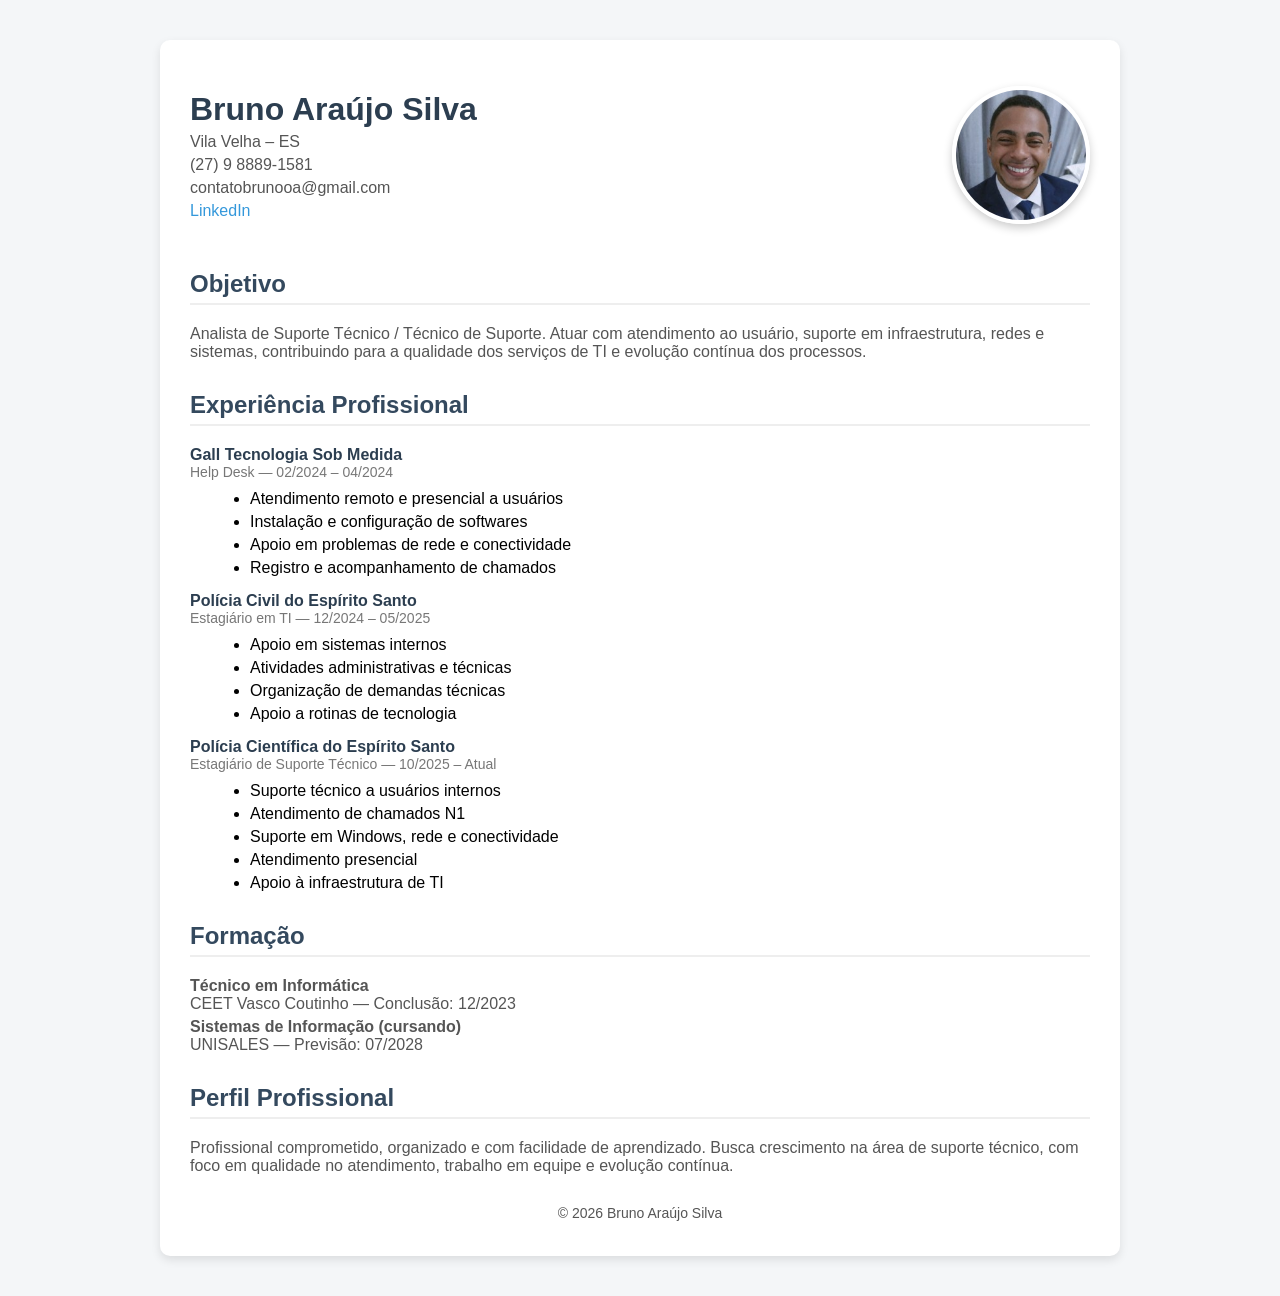
<file: atividades/atividade1/index.html>
<!DOCTYPE html>
<html lang="pt-br">
<head>
  <meta charset="UTF-8">
  <title>Currículo - Bruno Araújo Silva</title>

  <link rel="stylesheet" href="style.css">
</head>
<body>

  <div class="container">

    <!-- HEADER -->
    <header class="header">
      <div>
        <h1>Bruno Araújo Silva</h1>

        <div class="info">
          <p>Vila Velha – ES</p>
          <p>(27) 9 8889-1581</p>
          <p>contatobrunooa@gmail.com</p>
          <p>
            <a href="https://linkedin.com/in/bruno-araujo-79a735206" target="_blank">
              LinkedIn
            </a>
          </p>
        </div>
      </div>

      <img src="foto.jpg" alt="Foto de Bruno" class="foto">
    </header>

    <!-- OBJETIVO -->
    <section class="section">
      <h2>Objetivo</h2>
      <p>
        Analista de Suporte Técnico / Técnico de Suporte. Atuar com atendimento ao usuário,
        suporte em infraestrutura, redes e sistemas, contribuindo para a qualidade dos serviços
        de TI e evolução contínua dos processos.
      </p>
    </section>

    <!-- EXPERIÊNCIA -->
    <section class="section">
      <h2>Experiência Profissional</h2>

      <div class="job">
        <strong>Gall Tecnologia Sob Medida</strong>
        <span>Help Desk — 02/2024 – 04/2024</span>
        <ul>
          <li>Atendimento remoto e presencial a usuários</li>
          <li>Instalação e configuração de softwares</li>
          <li>Apoio em problemas de rede e conectividade</li>
          <li>Registro e acompanhamento de chamados</li>
        </ul>
      </div>

      <div class="job">
        <strong>Polícia Civil do Espírito Santo</strong>
        <span>Estagiário em TI — 12/2024 – 05/2025</span>
        <ul>
          <li>Apoio em sistemas internos</li>
          <li>Atividades administrativas e técnicas</li>
          <li>Organização de demandas técnicas</li>
          <li>Apoio a rotinas de tecnologia</li>
        </ul>
      </div>

      <div class="job">
        <strong>Polícia Científica do Espírito Santo</strong>
        <span>Estagiário de Suporte Técnico — 10/2025 – Atual</span>
        <ul>
          <li>Suporte técnico a usuários internos</li>
          <li>Atendimento de chamados N1</li>
          <li>Suporte em Windows, rede e conectividade</li>
          <li>Atendimento presencial</li>
          <li>Apoio à infraestrutura de TI</li>
        </ul>
      </div>

    </section>

    <!-- FORMAÇÃO -->
    <section class="section">
      <h2>Formação</h2>
      <p><strong>Técnico em Informática</strong><br>
      CEET Vasco Coutinho — Conclusão: 12/2023</p>

      <p><strong>Sistemas de Informação (cursando)</strong><br>
      UNISALES — Previsão: 07/2028</p>
    </section>

    <!-- PERFIL -->
    <section class="section">
      <h2>Perfil Profissional</h2>
      <p>
        Profissional comprometido, organizado e com facilidade de aprendizado.
        Busca crescimento na área de suporte técnico, com foco em qualidade no atendimento,
        trabalho em equipe e evolução contínua.
      </p>
    </section>

    <!-- FOOTER -->
    <footer class="footer">
      <p>© 2026 Bruno Araújo Silva</p>
    </footer>

  </div>

</body>
</html>
</file>
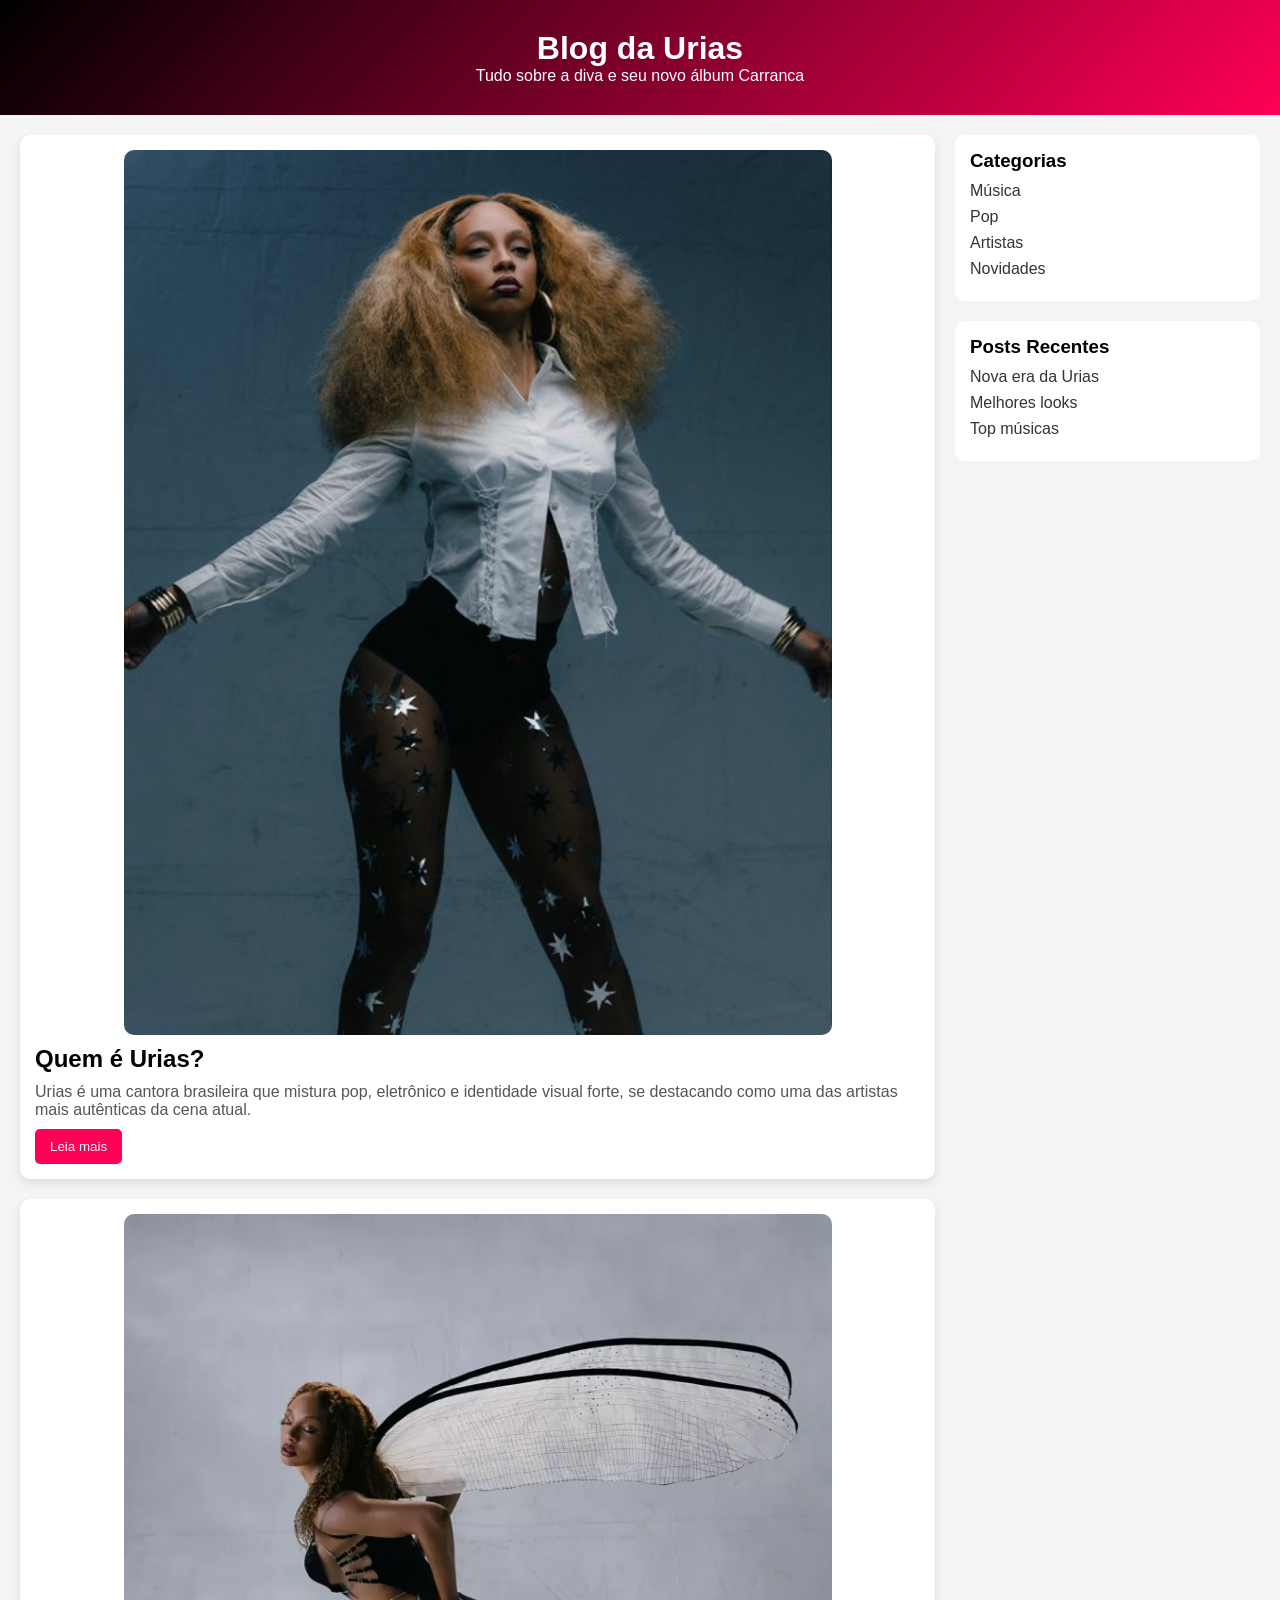
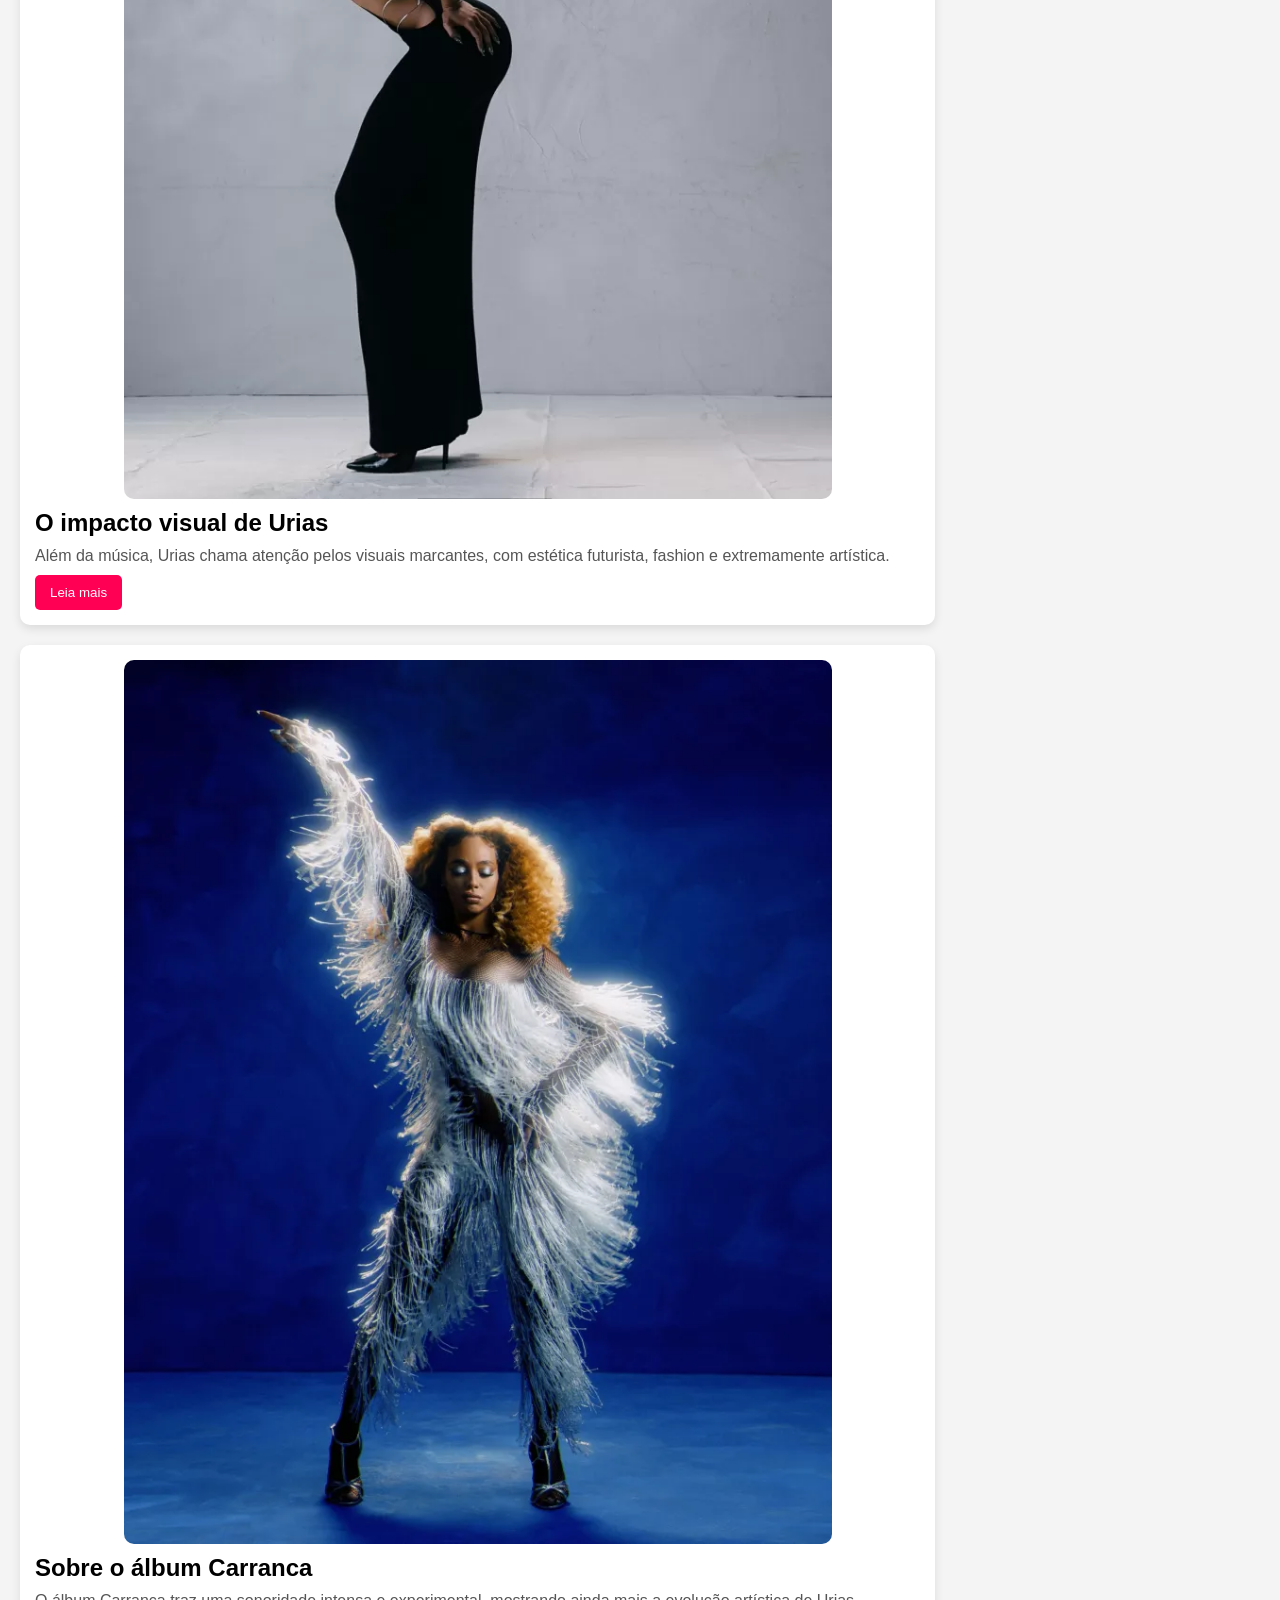
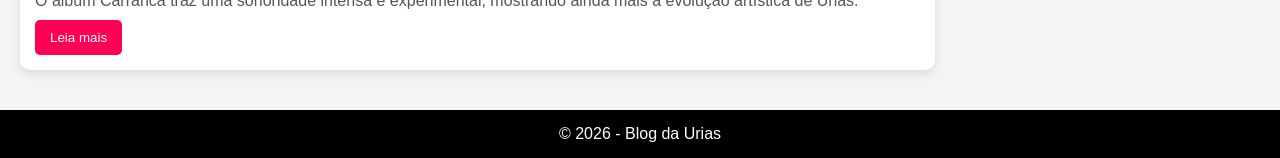
<file: atividades/atividade10/index.html>
<!DOCTYPE html>
<html lang="pt-br">

<head>
  <meta charset="UTF-8" name="viewport" content="width=device-width, initial-scale=1.0">
  <title>Blog da Urias</title>
  <link rel="stylesheet" href="style.css">

</head>

<body>

  <header>
    <h1>Blog da Urias</h1>
    <p>Tudo sobre a diva e seu novo álbum Carranca</p>
  </header>

  <div class="container">

    <!-- POSTS -->
    <main>

      <article class="post">
        <img src="img/urias.jpg">
        <h2>Quem é Urias?</h2>
        <p>Urias é uma cantora brasileira que mistura pop, eletrônico e identidade visual forte, se destacando como uma
          das artistas mais autênticas da cena atual.</p>
        <button>Leia mais</button>
      </article>

      <article class="post">
        <img src="img/urias1.webp">
        <h2>O impacto visual de Urias</h2>
        <p>Além da música, Urias chama atenção pelos visuais marcantes, com estética futurista, fashion e extremamente
          artística.</p>
        <button>Leia mais</button>
      </article>

      <article class="post">
        <img src="img/urias2.webp">
        <h2>Sobre o álbum Carranca</h2>
        <p>O álbum Carranca traz uma sonoridade intensa e experimental, mostrando ainda mais a evolução artística de
          Urias.</p>
        <button>Leia mais</button>
      </article>

    </main>

    <!-- SIDEBAR -->
    <aside>

      <div class="sidebar-box">
        <h3>Categorias</h3>
        <ul>
          <li>Música</li>
          <li>Pop</li>
          <li>Artistas</li>
          <li>Novidades</li>
        </ul>
      </div>

      <div class="sidebar-box">
        <h3>Posts Recentes</h3>
        <ul>
          <li>Nova era da Urias</li>
          <li>Melhores looks</li>
          <li>Top músicas</li>
        </ul>
      </div>

    </aside>

  </div>

  <footer>
    <p>© 2026 - Blog da Urias</p>
  </footer>

</body>

</html>
</file>
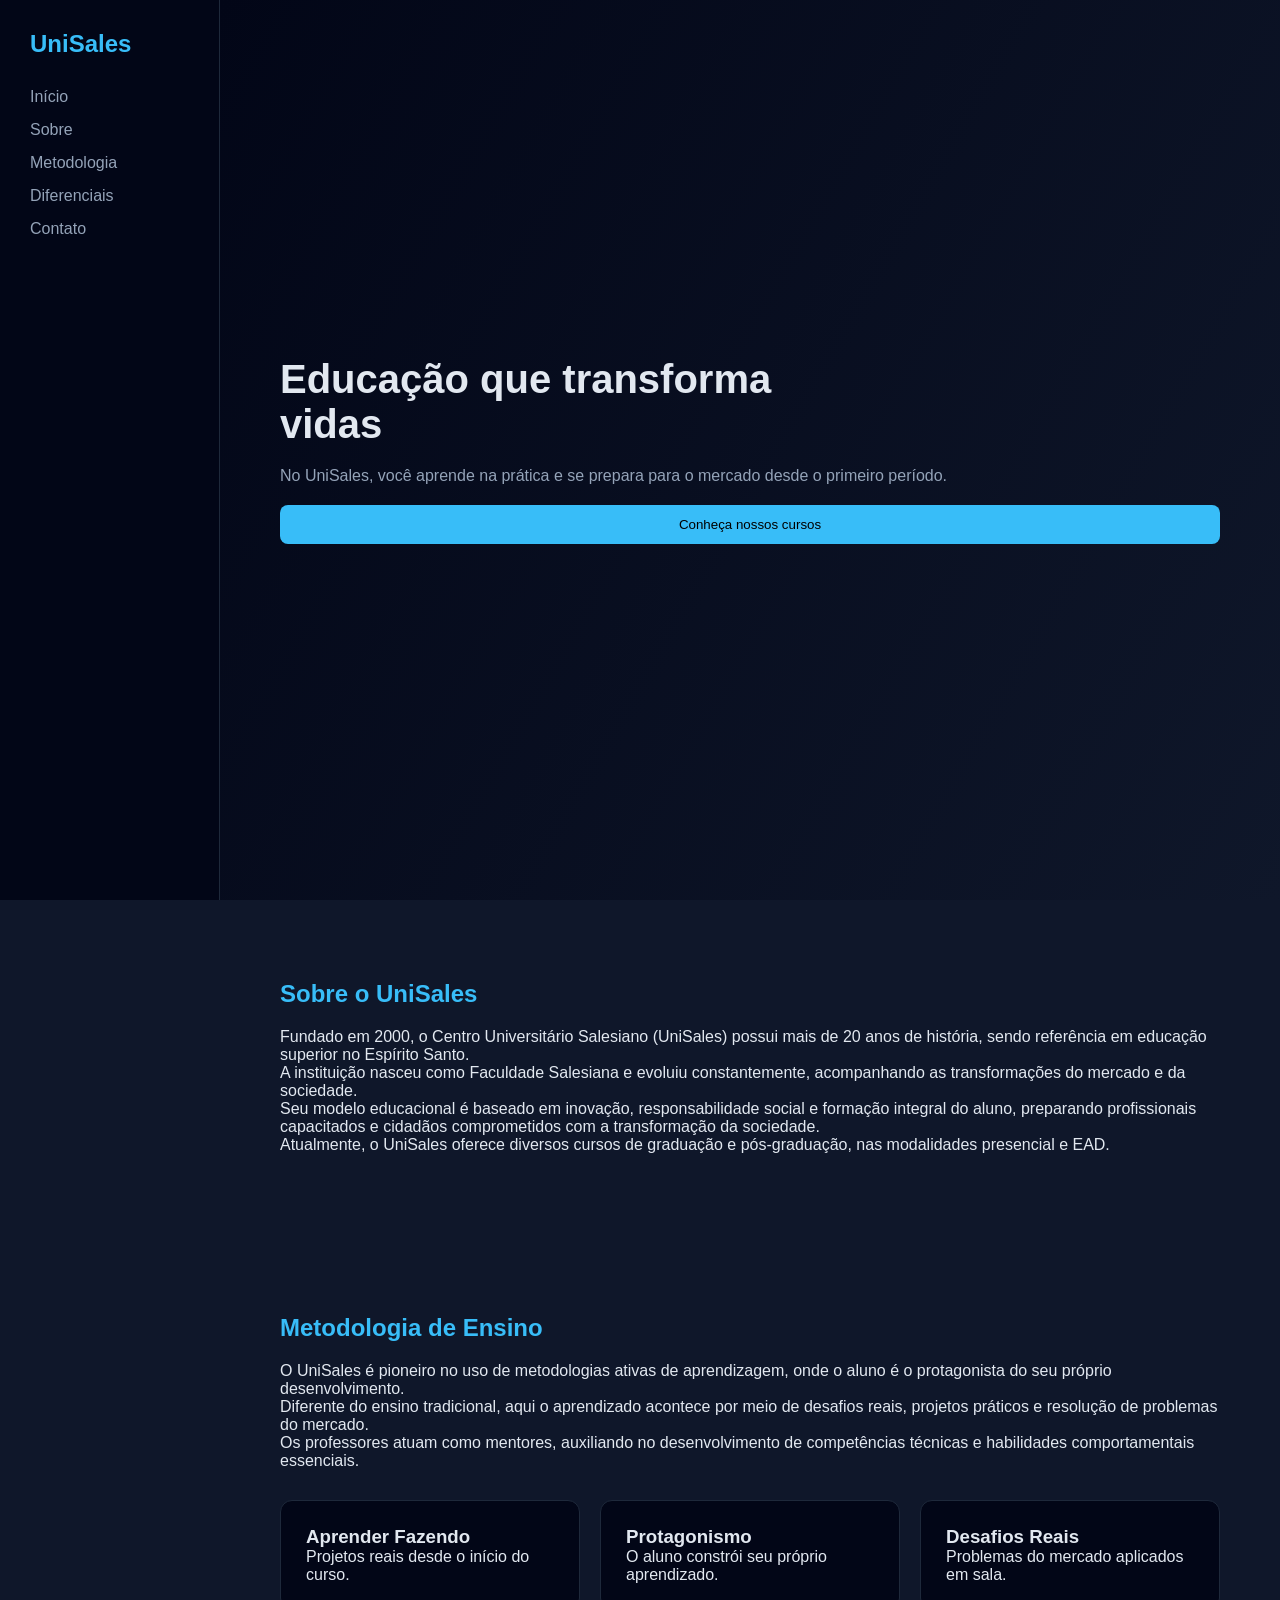
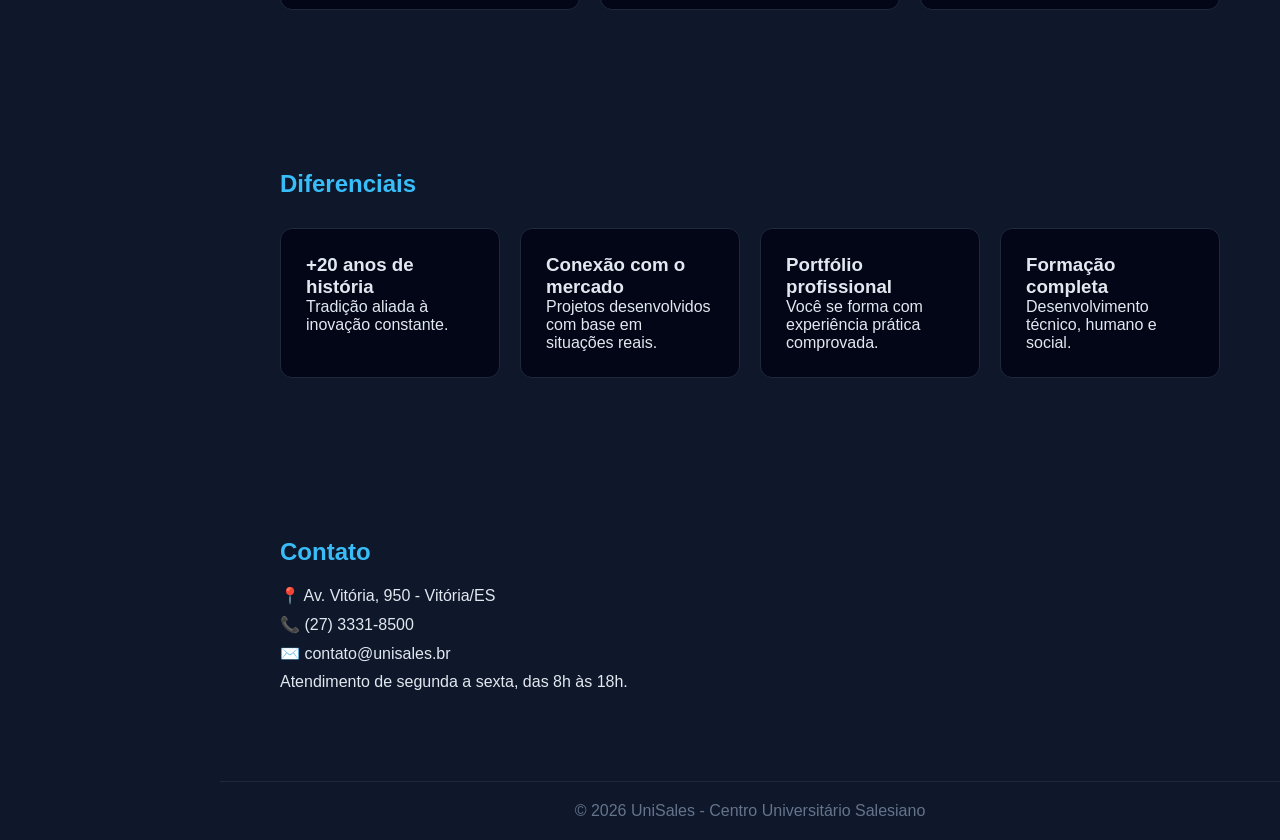
<file: atividades/atividade2/index.html>
<!DOCTYPE html>
<html lang="pt-br">
<head>
  <meta charset="UTF-8">
  <title>UniSales</title>
  <link rel="stylesheet" href="style.css">
</head>
<body>

<div class="container">

  <!-- MENU -->
  <aside class="sidebar">
    <h2>UniSales</h2>
    <nav>
      <a href="#home">Início</a>
      <a href="#sobre">Sobre</a>
      <a href="#metodologia">Metodologia</a>
      <a href="#diferenciais">Diferenciais</a>
      <a href="#contato">Contato</a>
    </nav>
  </aside>

  <main>

    <!-- HERO -->
    <section id="home" class="hero">
      <h1>Educação que transforma vidas</h1>
      <p>
        No UniSales, você aprende na prática e se prepara para o mercado
        desde o primeiro período.
      </p>
      <button>Conheça nossos cursos</button>
    </section>

    <!-- SOBRE -->
    <section id="sobre" class="section">
      <h2>Sobre o UniSales</h2>

      <p>
        Fundado em 2000, o Centro Universitário Salesiano (UniSales)
        possui mais de 20 anos de história, sendo referência em educação
        superior no Espírito Santo.
      </p>

      <p>
        A instituição nasceu como Faculdade Salesiana e evoluiu
        constantemente, acompanhando as transformações do mercado e da sociedade.
      </p>

      <p>
        Seu modelo educacional é baseado em inovação, responsabilidade social
        e formação integral do aluno, preparando profissionais capacitados
        e cidadãos comprometidos com a transformação da sociedade.
      </p>

      <p>
        Atualmente, o UniSales oferece diversos cursos de graduação e pós-graduação,
        nas modalidades presencial e EAD.
      </p>
    </section>

    <!-- METODOLOGIA -->
    <section id="metodologia" class="section">
      <h2>Metodologia de Ensino</h2>

      <p>
        O UniSales é pioneiro no uso de metodologias ativas de aprendizagem,
        onde o aluno é o protagonista do seu próprio desenvolvimento.
      </p>

      <p>
        Diferente do ensino tradicional, aqui o aprendizado acontece por meio
        de desafios reais, projetos práticos e resolução de problemas do mercado.
      </p>

      <p>
        Os professores atuam como mentores, auxiliando no desenvolvimento de
        competências técnicas e habilidades comportamentais essenciais.
      </p>

      <div class="cards">
        <div class="card">
          <h3>Aprender Fazendo</h3>
          <p>Projetos reais desde o início do curso.</p>
        </div>

        <div class="card">
          <h3>Protagonismo</h3>
          <p>O aluno constrói seu próprio aprendizado.</p>
        </div>

        <div class="card">
          <h3>Desafios Reais</h3>
          <p>Problemas do mercado aplicados em sala.</p>
        </div>
      </div>
    </section>

    <!-- DIFERENCIAIS -->
    <section id="diferenciais" class="section">
      <h2>Diferenciais</h2>

      <div class="cards">

        <div class="card">
          <h3>+20 anos de história</h3>
          <p>Tradição aliada à inovação constante.</p>
        </div>

        <div class="card">
          <h3>Conexão com o mercado</h3>
          <p>Projetos desenvolvidos com base em situações reais.</p>
        </div>

        <div class="card">
          <h3>Portfólio profissional</h3>
          <p>Você se forma com experiência prática comprovada.</p>
        </div>

        <div class="card">
          <h3>Formação completa</h3>
          <p>Desenvolvimento técnico, humano e social.</p>
        </div>

      </div>
    </section>

    <!-- CONTATO -->
    <section id="contato" class="section contato">
      <h2>Contato</h2>

      <p>📍 Av. Vitória, 950 - Vitória/ES</p>
      <p>📞 (27) 3331-8500</p>
      <p>✉️ contato@unisales.br</p>

      <p>
        Atendimento de segunda a sexta, das 8h às 18h.
      </p>
    </section>

    <!-- FOOTER -->
    <footer>
      <p>© 2026 UniSales - Centro Universitário Salesiano</p>
    </footer>

  </main>

</div>

</body>
</html>
</file>
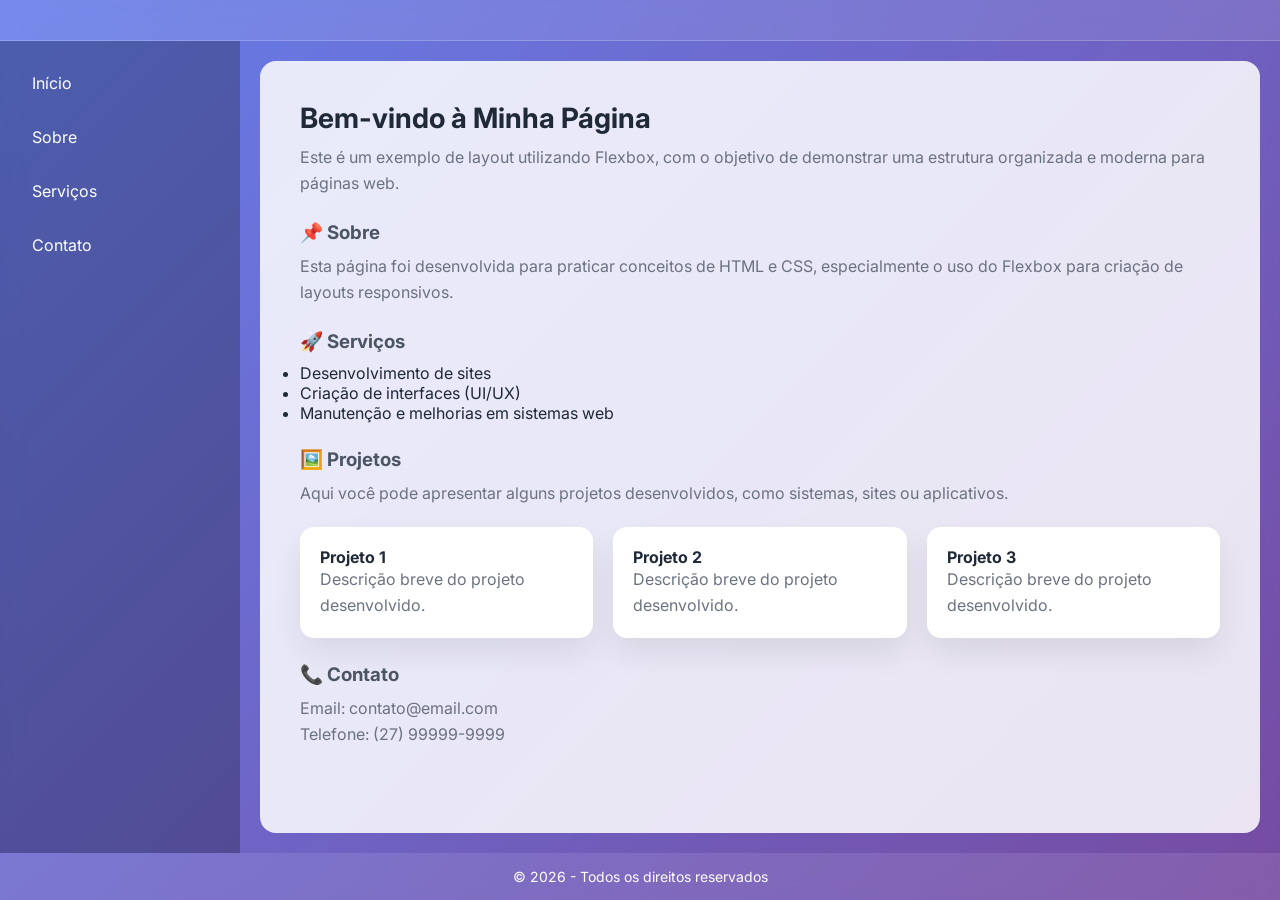
<file: atividades/atividade3/index.html>
<!DOCTYPE html>
<html lang="pt-br">

<head>
  <meta charset="UTF-8">
  <title>Atividade 3</title>
  <link rel="stylesheet" href="style.css">
</head>

<body>

  <div class="container">

    <header class="header">
      <h1></h1>
    </header>

    <div class="main">

      <aside class="sidebar">
        <ul>
          <li>Início</li>
          <li>Sobre</li>
          <li>Serviços</li>
          <li>Contato</li>
        </ul>
      </aside>

      <section class="content">
        <h2>Bem-vindo à Minha Página</h2>

        <p>
          Este é um exemplo de layout utilizando Flexbox, com o objetivo de demonstrar
          uma estrutura organizada e moderna para páginas web.
        </p>

        <h3>📌 Sobre</h3>
        <p>
          Esta página foi desenvolvida para praticar conceitos de HTML e CSS,
          especialmente o uso do Flexbox para criação de layouts responsivos.
        </p>

        <h3>🚀 Serviços</h3>
        <ul>
          <li>Desenvolvimento de sites</li>
          <li>Criação de interfaces (UI/UX)</li>
          <li>Manutenção e melhorias em sistemas web</li>
        </ul>

        <h3>🖼️ Projetos</h3>
        <p>
          Aqui você pode apresentar alguns projetos desenvolvidos, como sistemas,
          sites ou aplicativos.
        </p>

        <div class="cards">
          <div class="card">
            <h4>Projeto 1</h4>
            <p>Descrição breve do projeto desenvolvido.</p>
          </div>

          <div class="card">
            <h4>Projeto 2</h4>
            <p>Descrição breve do projeto desenvolvido.</p>
          </div>

          <div class="card">
            <h4>Projeto 3</h4>
            <p>Descrição breve do projeto desenvolvido.</p>
          </div>
        </div>

        <h3>📞 Contato</h3>
        <p>Email: contato@email.com</p>
        <p>Telefone: (27) 99999-9999</p>
      </section>

    </div>

    <footer class="footer">
      <p>© 2026 - Todos os direitos reservados</p>
    </footer>

  </div>

</body>

</html>
</file>
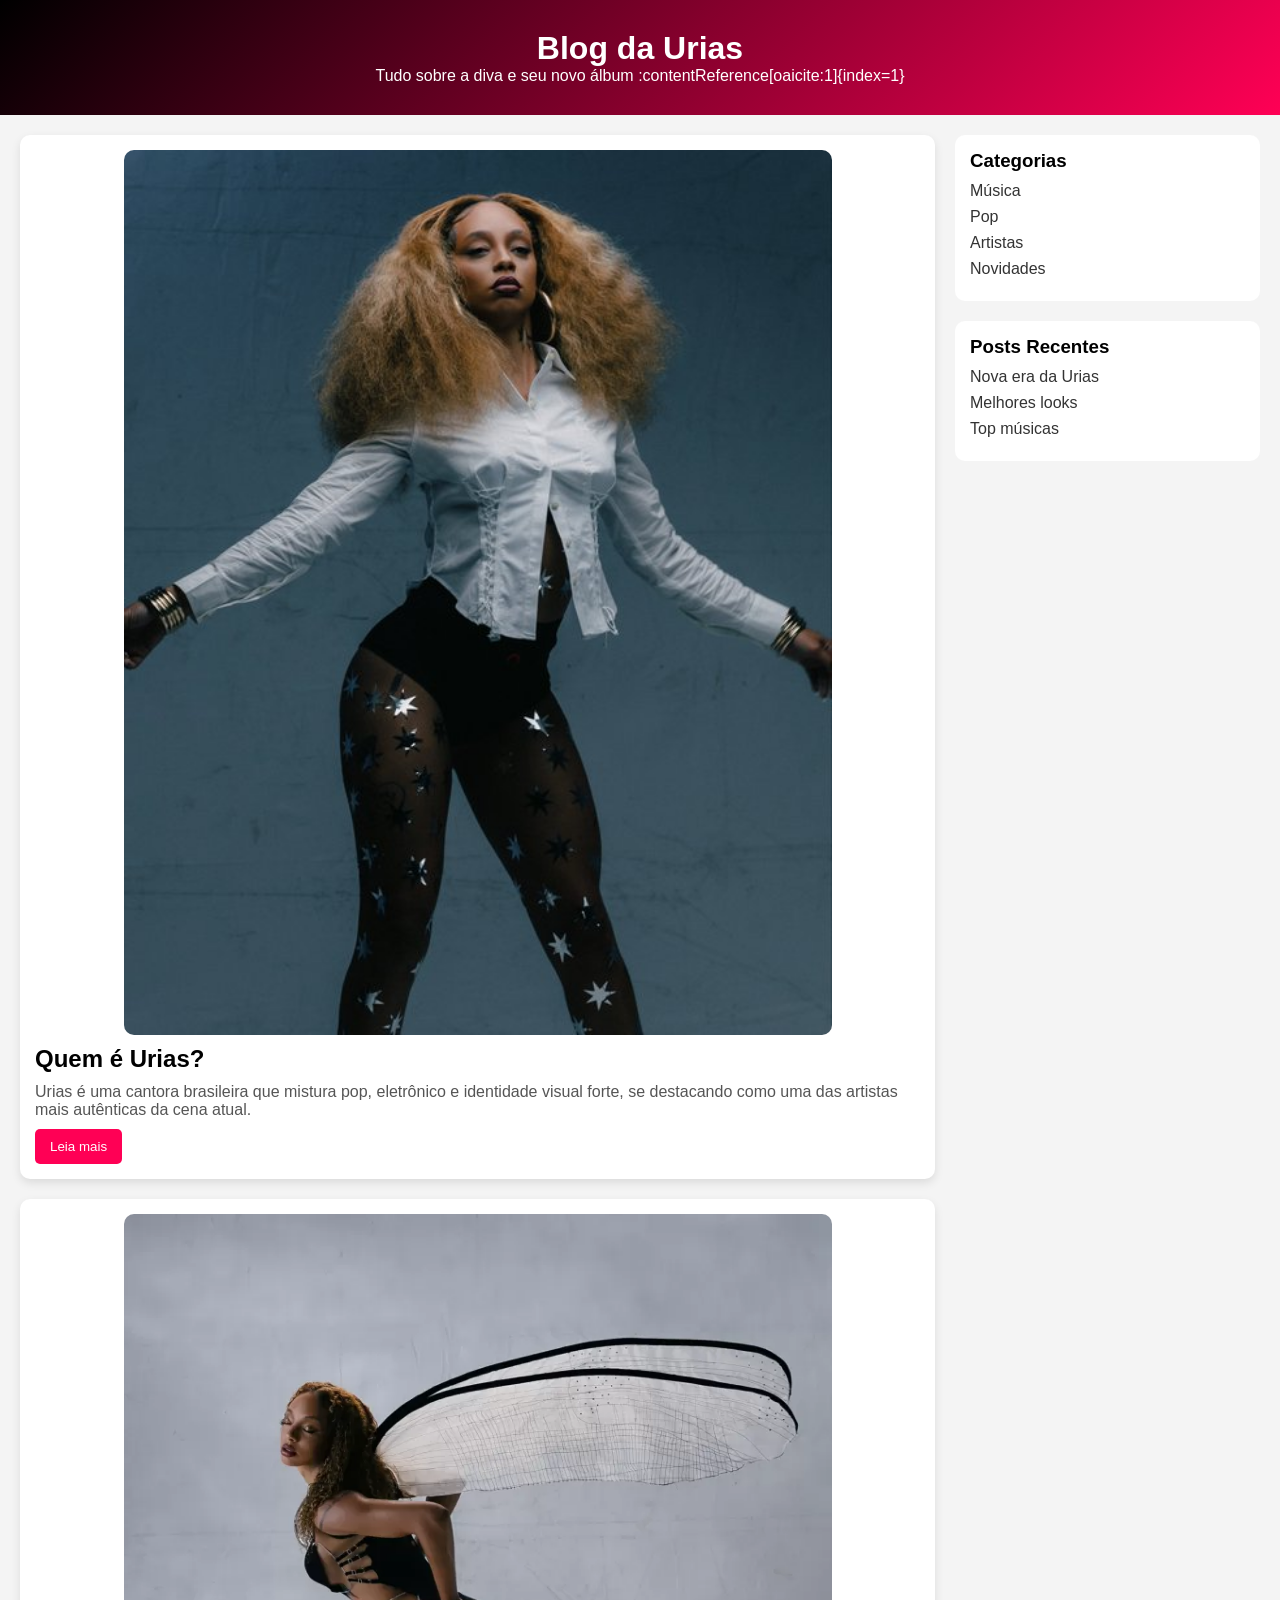
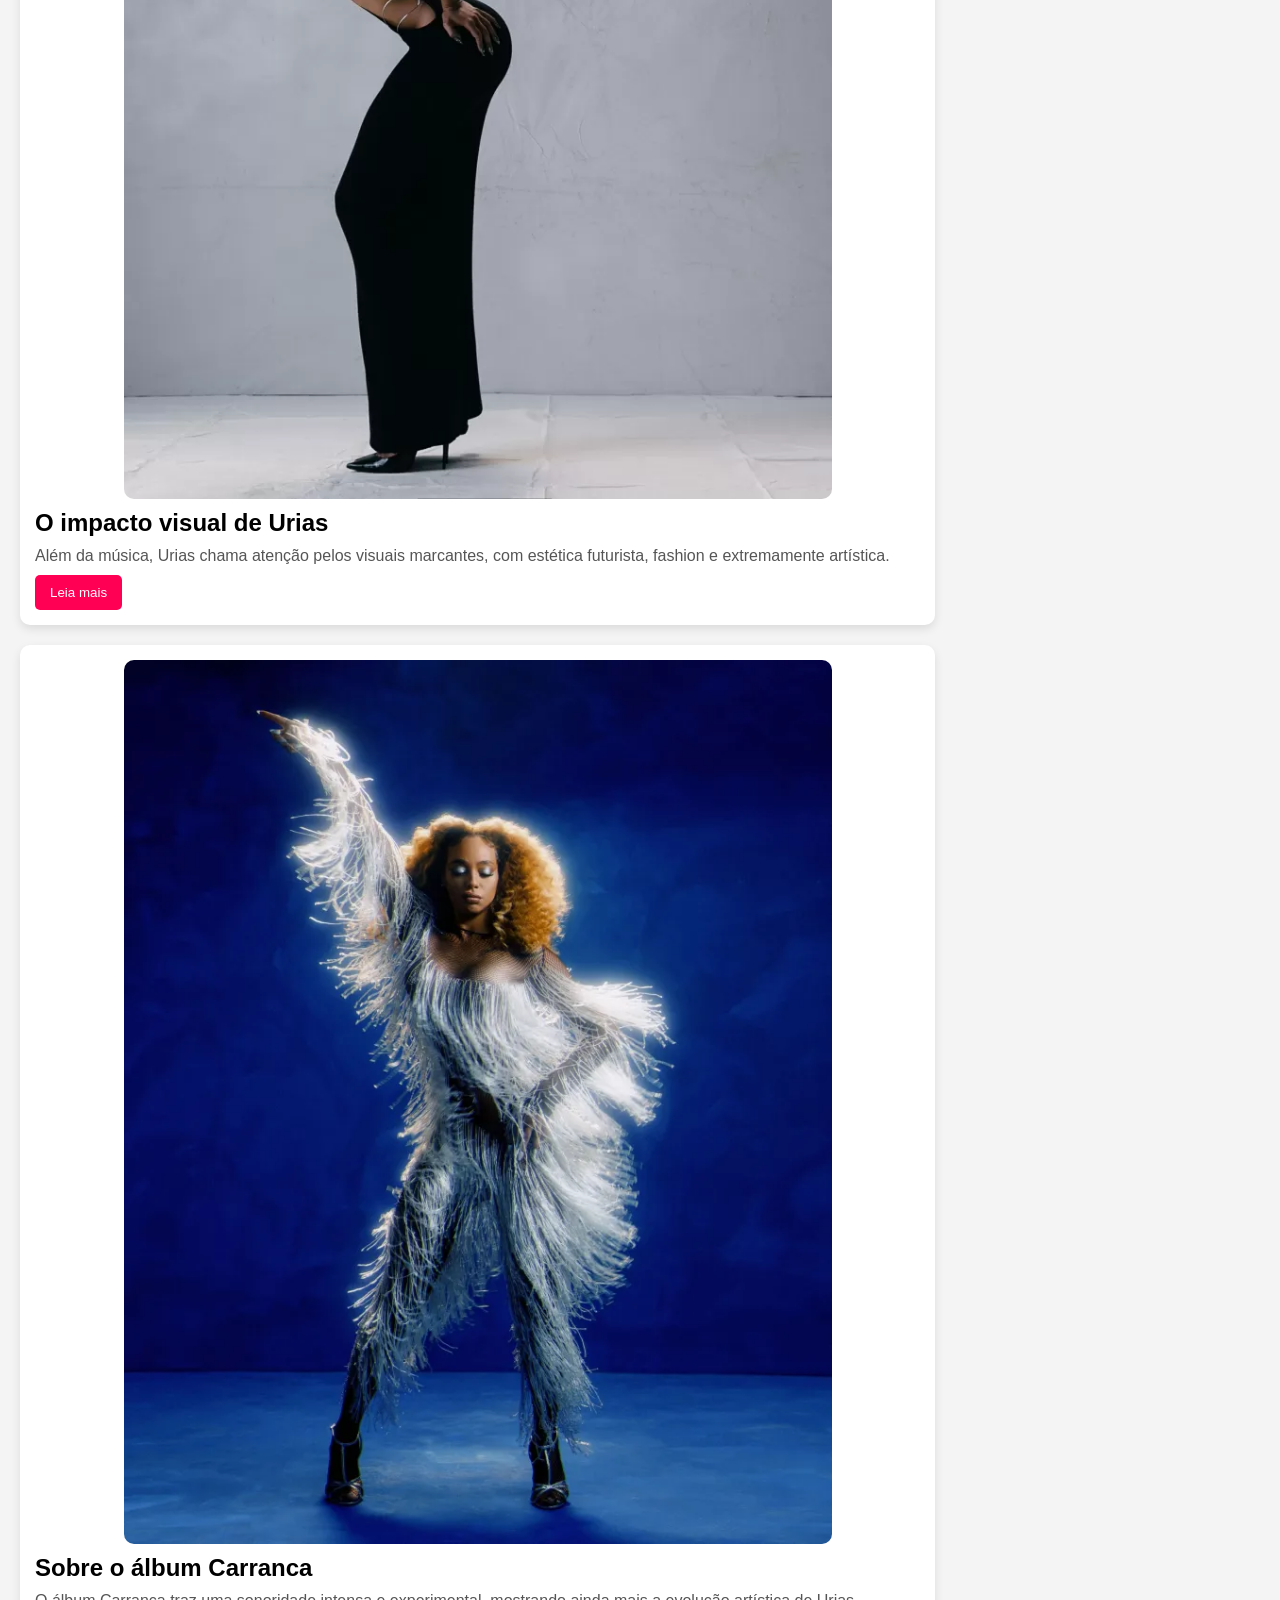
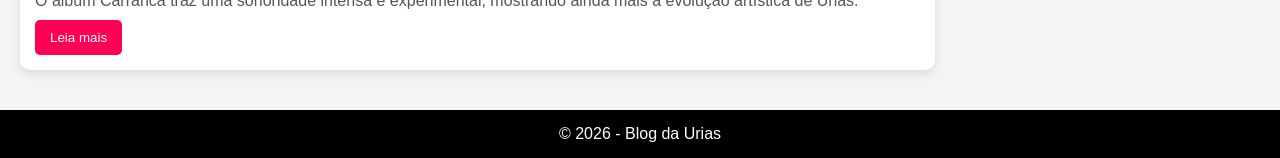
<file: atividades/atividade4/index.html>
<!DOCTYPE html>
<html lang="pt-br">
<head>
  <meta charset="UTF-8">
  <title>Blog da Urias</title>
  <link rel="stylesheet" href="style.css">
</head>
<body>

<header>
  <h1>Blog da Urias</h1>
  <p>Tudo sobre a diva e seu novo álbum :contentReference[oaicite:1]{index=1}</p>
</header>

<div class="container">

  <!-- POSTS -->
  <main>

    <article class="post">
      <img src="img/urias.jpg">
      <h2>Quem é Urias?</h2>
      <p>Urias é uma cantora brasileira que mistura pop, eletrônico e identidade visual forte, se destacando como uma das artistas mais autênticas da cena atual.</p>
      <button>Leia mais</button>
    </article>

    <article class="post">
      <img src="img/urias1.webp">
      <h2>O impacto visual de Urias</h2>
      <p>Além da música, Urias chama atenção pelos visuais marcantes, com estética futurista, fashion e extremamente artística.</p>
      <button>Leia mais</button>
    </article>

    <article class="post">
      <img src="img/urias2.webp">
      <h2>Sobre o álbum Carranca</h2>
      <p>O álbum Carranca traz uma sonoridade intensa e experimental, mostrando ainda mais a evolução artística de Urias.</p>
      <button>Leia mais</button>
    </article>

  </main>

  <!-- SIDEBAR -->
  <aside>

    <div class="sidebar-box">
      <h3>Categorias</h3>
      <ul>
        <li>Música</li>
        <li>Pop</li>
        <li>Artistas</li>
        <li>Novidades</li>
      </ul>
    </div>

    <div class="sidebar-box">
      <h3>Posts Recentes</h3>
      <ul>
        <li>Nova era da Urias</li>
        <li>Melhores looks</li>
        <li>Top músicas</li>
      </ul>
    </div>

  </aside>

</div>

<footer>
  <p>© 2026 - Blog da Urias</p>
</footer>

</body>
</html>
</file>
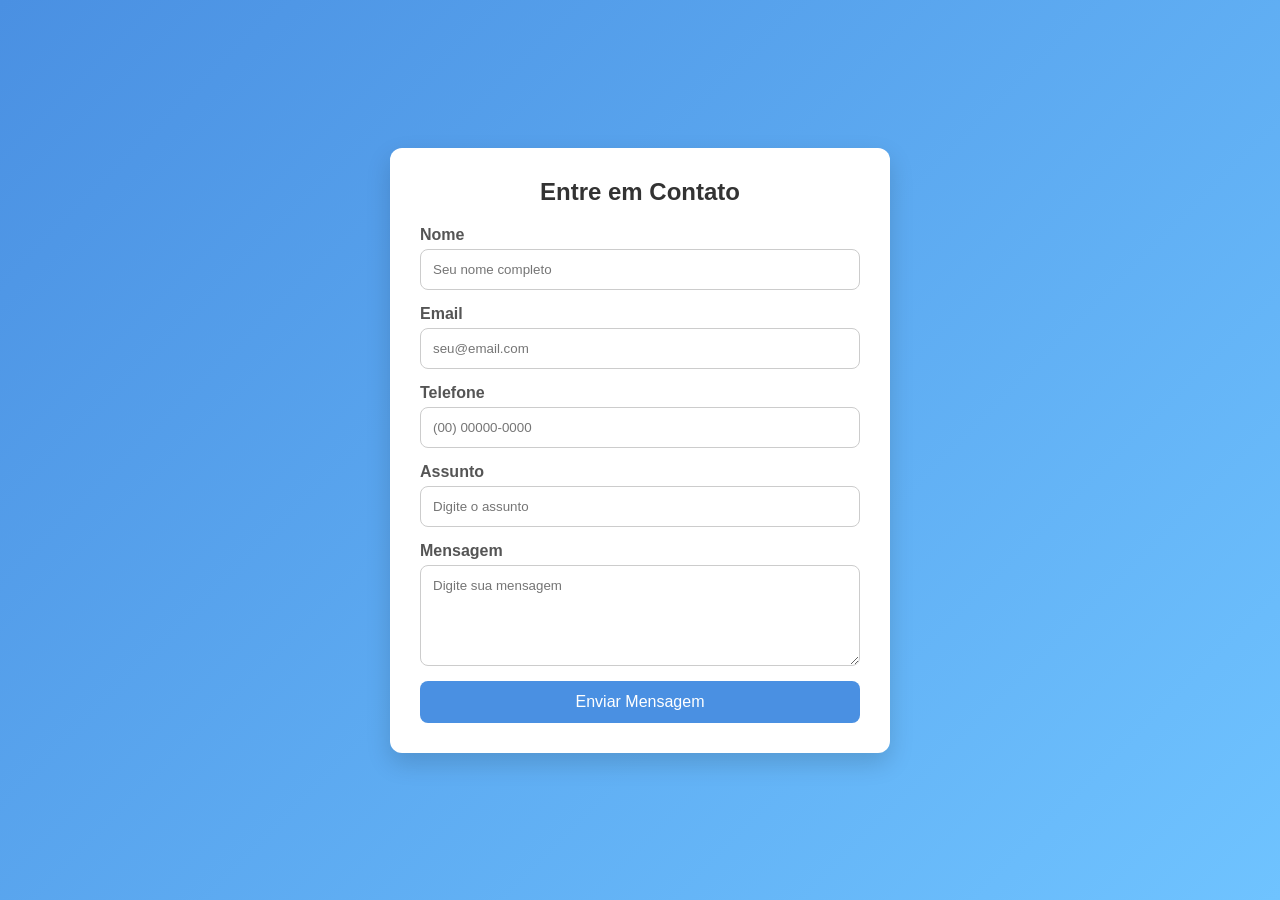
<file: atividades/atividade6/index.html>
<!DOCTYPE html>
<html lang="pt-br">
<head>
  <meta charset="UTF-8">
  <title>Formulário de Contato</title>
  <link rel="stylesheet" href="style.css">
</head>
<body>

  <div class="container">
    <form class="formulario">
      <h2>Entre em Contato</h2>

      <div class="grupo">
        <label>Nome</label>
        <input type="text" placeholder="Seu nome completo" required>
      </div>

      <div class="grupo">
        <label>Email</label>
        <input type="email" placeholder="seu@email.com" required>
      </div>

      <div class="grupo">
        <label>Telefone</label>
        <input type="tel" placeholder="(00) 00000-0000">
      </div>

      <div class="grupo">
        <label>Assunto</label>
        <input type="text" placeholder="Digite o assunto">
      </div>

      <div class="grupo">
        <label>Mensagem</label>
        <textarea rows="5" placeholder="Digite sua mensagem"></textarea>
      </div>

      <button type="submit">Enviar Mensagem</button>
    </form>
  </div>

</body>
</html>
</file>
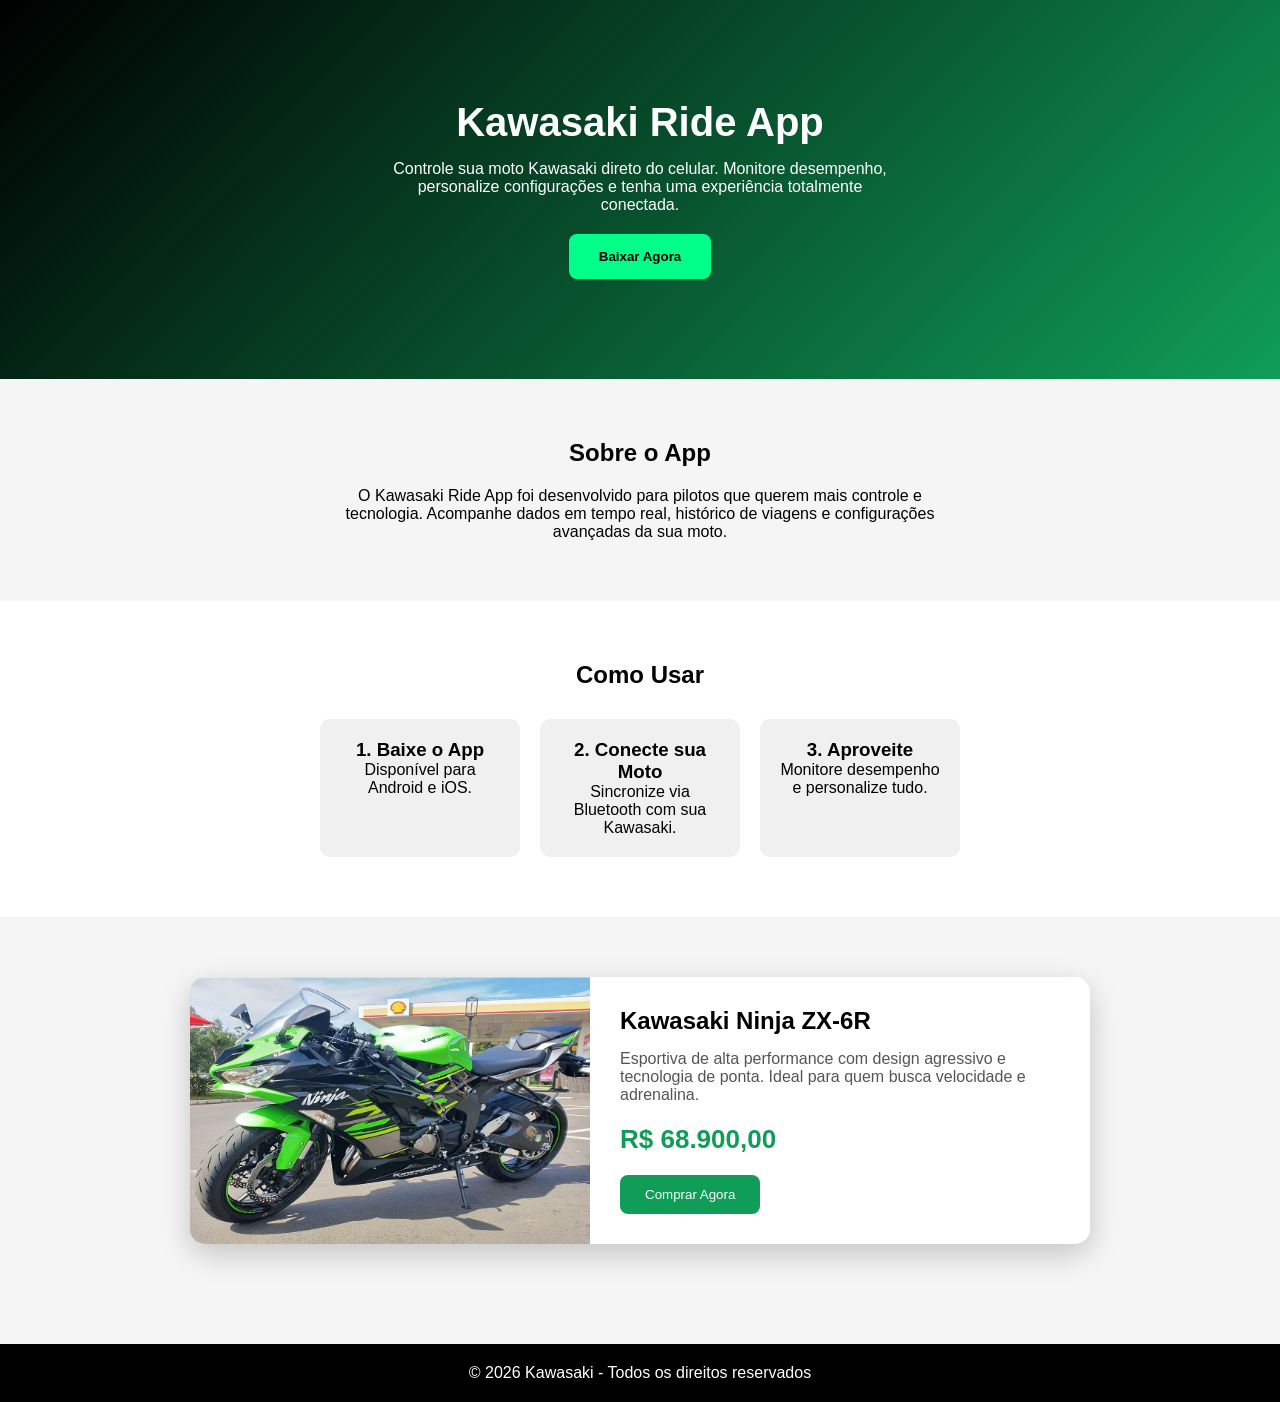
<file: atividades/atividade7/index.html>
<!DOCTYPE html>
<html lang="pt-br">
<head>
  <meta charset="UTF-8">
  <title>Kawasaki App</title>
  <link rel="stylesheet" href="style.css">
</head>
<body>

  <!-- HERO -->
  <section class="hero">
    <div class="hero-text">
      <h1>Kawasaki Ride App</h1>
      <p>
        Controle sua moto Kawasaki direto do celular. Monitore desempenho,
        personalize configurações e tenha uma experiência totalmente conectada.
      </p>
      <button>Baixar Agora</button>
    </div>
  </section>

  <!-- SOBRE -->
  <section class="sobre">
    <h2>Sobre o App</h2>
    <p>
      O Kawasaki Ride App foi desenvolvido para pilotos que querem mais controle
      e tecnologia. Acompanhe dados em tempo real, histórico de viagens e
      configurações avançadas da sua moto.
    </p>
  </section>

  <!-- COMO USAR -->
  <section class="como-usar">
    <h2>Como Usar</h2>

    <div class="passos">
      <div class="passo">
        <h3>1. Baixe o App</h3>
        <p>Disponível para Android e iOS.</p>
      </div>

      <div class="passo">
        <h3>2. Conecte sua Moto</h3>
        <p>Sincronize via Bluetooth com sua Kawasaki.</p>
      </div>

      <div class="passo">
        <h3>3. Aproveite</h3>
        <p>Monitore desempenho e personalize tudo.</p>
      </div>
    </div>
  </section>

  <!-- PRODUTO -->
  <section class="produto">
    <div class="card-produto">
      <div class="imagem">
        <img src="kawasaki.jpg" alt="Kawasaki">
      </div>

      <div class="info">
        <h2>Kawasaki Ninja ZX-6R</h2>
        <p>
          Esportiva de alta performance com design agressivo e tecnologia de ponta.
          Ideal para quem busca velocidade e adrenalina.
        </p>

        <span class="preco">R$ 68.900,00</span>

        <button class="btn-comprar">Comprar Agora</button>
      </div>
    </div>
  </section>

  <!-- FOOTER -->
  <footer>
    <p>© 2026 Kawasaki - Todos os direitos reservados</p>
  </footer>

</body>
</html>
</file>
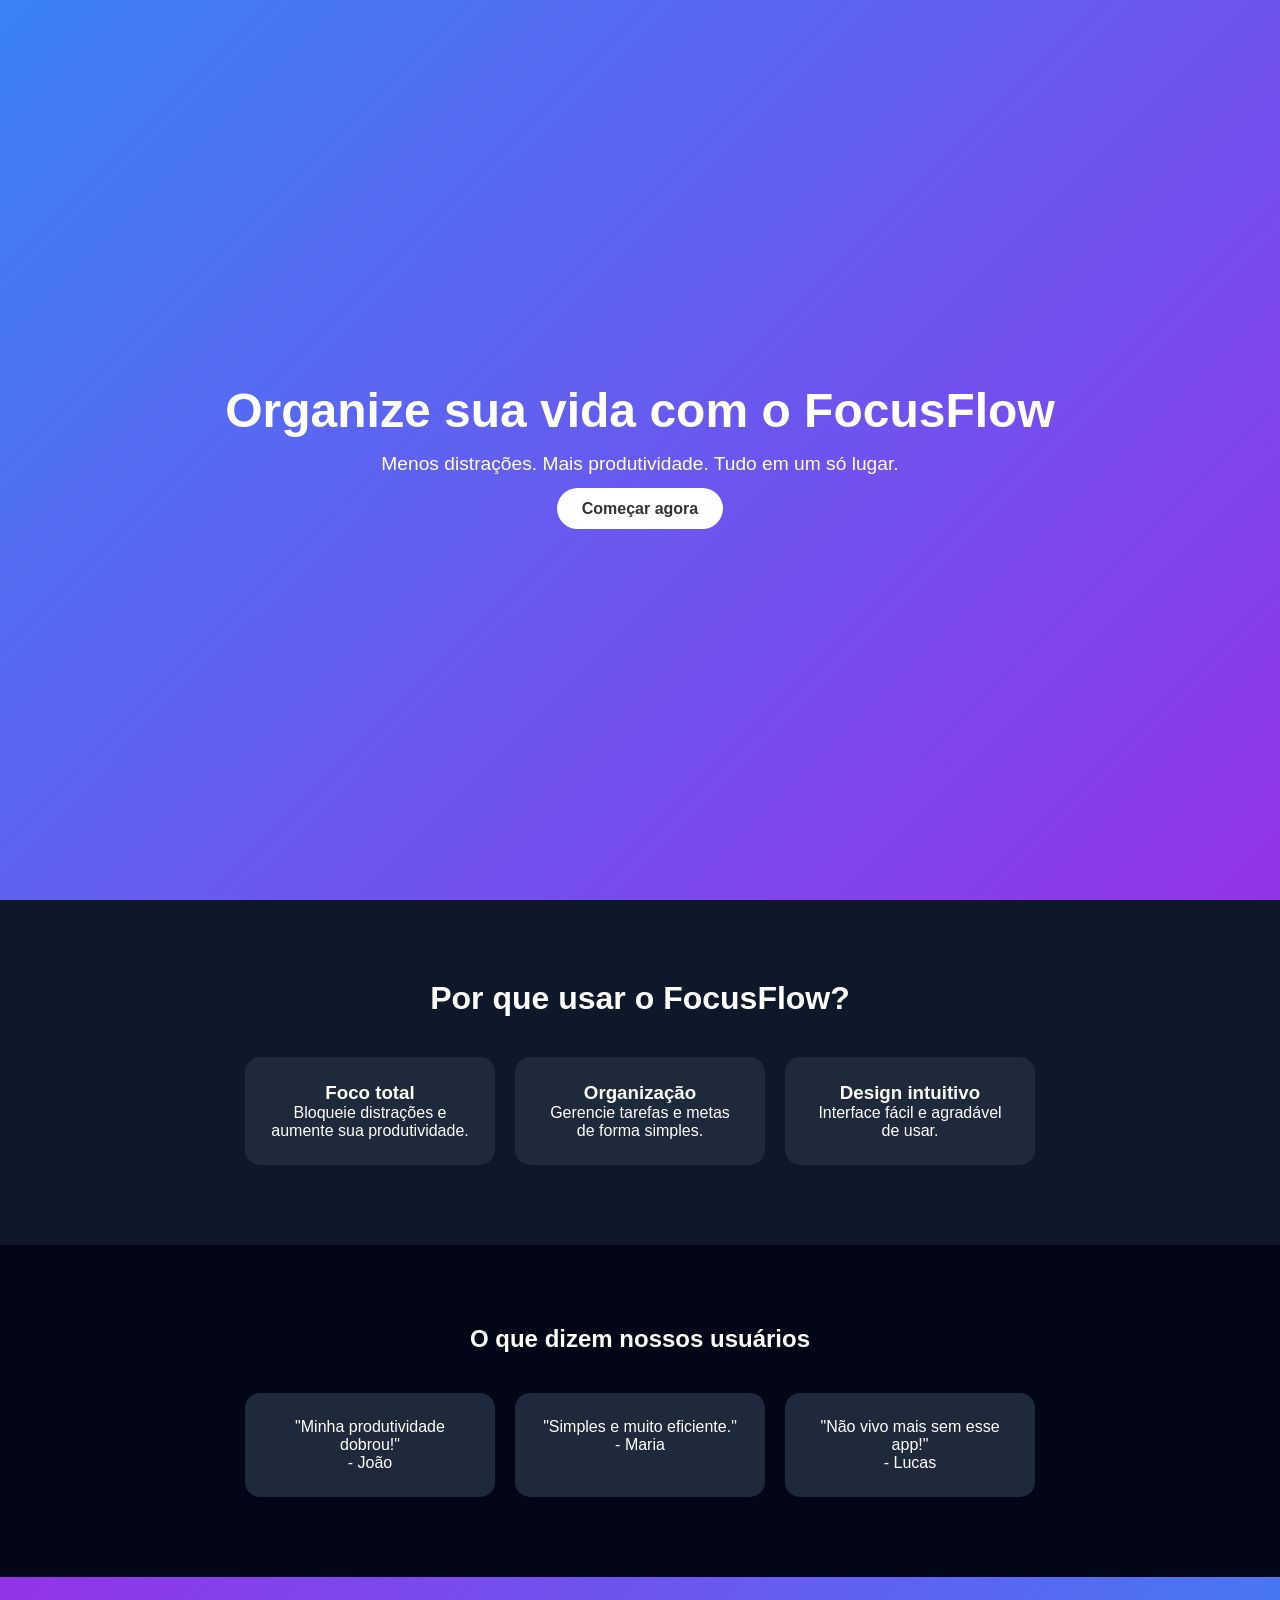
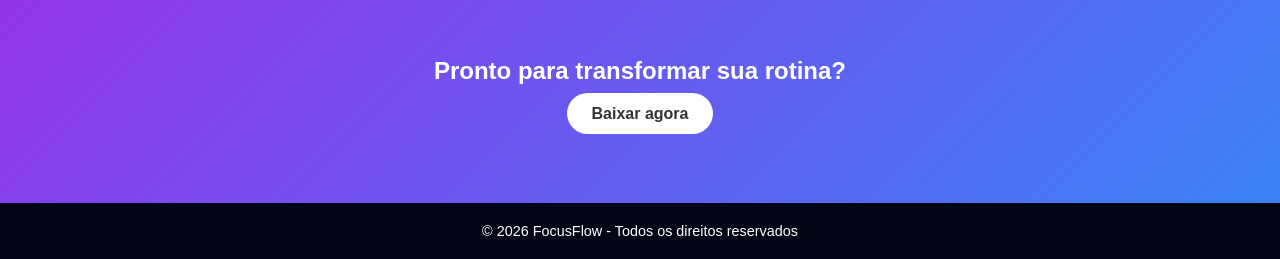
<file: atividades/atividade8/index.html>
<!DOCTYPE html>
<html lang="pt-br">
<head>
  <meta charset="UTF-8">
  <title>FocusFlow</title>
  <link rel="stylesheet" href="style.css">
</head>
<body>

  <!-- HERO -->
  <header class="hero">
    <div class="hero-content">
      <h1>Organize sua vida com o FocusFlow</h1>
      <p>Menos distrações. Mais produtividade. Tudo em um só lugar.</p>
      <a href="#" class="btn">Começar agora</a>
    </div>
  </header>

  <!-- BENEFÍCIOS -->
  <section class="benefits">
    <h2>Por que usar o FocusFlow?</h2>
    <div class="cards">
      <div class="card">
        <h3>Foco total</h3>
        <p>Bloqueie distrações e aumente sua produtividade.</p>
      </div>
      <div class="card">
        <h3>Organização</h3>
        <p>Gerencie tarefas e metas de forma simples.</p>
      </div>
      <div class="card">
        <h3>Design intuitivo</h3>
        <p>Interface fácil e agradável de usar.</p>
      </div>
    </div>
  </section>

  <!-- DEPOIMENTOS -->
  <section class="testimonials">
    <h2>O que dizem nossos usuários</h2>
    <div class="cards">
      <div class="card">
        <p>"Minha produtividade dobrou!"</p>
        <span>- João</span>
      </div>
      <div class="card">
        <p>"Simples e muito eficiente."</p>
        <span>- Maria</span>
      </div>
      <div class="card">
        <p>"Não vivo mais sem esse app!"</p>
        <span>- Lucas</span>
      </div>
    </div>
  </section>

  <!-- CTA -->
  <section class="cta">
    <h2>Pronto para transformar sua rotina?</h2>
    <a href="#" class="btn">Baixar agora</a>
  </section>

  <footer>
    <p>© 2026 FocusFlow - Todos os direitos reservados</p>
  </footer>

</body>
</html>
</file>
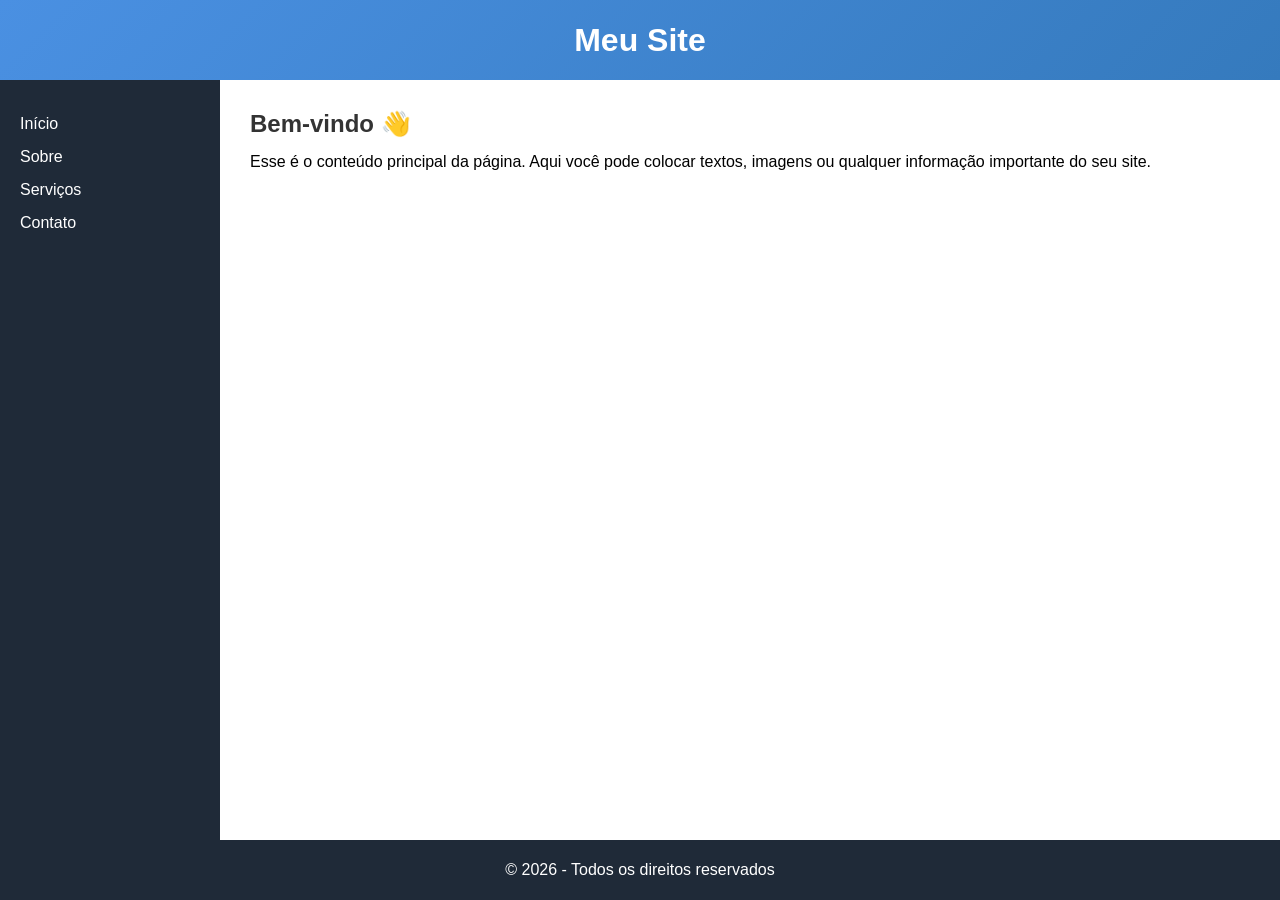
<file: atividades/atividade9/index.html>
<!DOCTYPE html>
<html lang="pt-br">
<head>
  <meta charset="UTF-8">
  <title>Layout com CSS Grid</title>
  <link rel="stylesheet" href="style.css">
</head>
<body>

  <div class="container">

    <header class="header">
      <h1>Meu Site</h1>
    </header>

    <nav class="menu">
      <ul>
        <li>Início</li>
        <li>Sobre</li>
        <li>Serviços</li>
        <li>Contato</li>
      </ul>
    </nav>

    <main class="content">
      <h2>Bem-vindo 👋</h2>
      <p>
        Esse é o conteúdo principal da página. Aqui você pode colocar textos,
        imagens ou qualquer informação importante do seu site.
      </p>
    </main>

    <footer class="footer">
      <p>© 2026 - Todos os direitos reservados</p>
    </footer>

  </div>

</body>
</html>
</file>
<file: atividades/atividade1/style.css>
body {
  font-family: Arial, sans-serif;
  background-color: #f4f6f8;
  margin: 0;
  padding: 0;
}

.container {
  max-width: 900px;
  margin: 40px auto;
  background: white;
  padding: 30px;
  border-radius: 10px;
  box-shadow: 0 4px 10px rgba(0,0,0,0.1);
}

h1 {
  margin-bottom: 5px;
  color: #2c3e50;
}

h2 {
  margin-top: 30px;
  color: #34495e;
  border-bottom: 2px solid #eee;
  padding-bottom: 5px;
}

p {
  margin: 5px 0;
  color: #555;
}

.info {
  margin-bottom: 20px;
}

.section {
  margin-top: 20px;
}

ul {
  margin: 10px 0 0 20px;
}

li {
  margin-bottom: 5px;
}

.job {
  margin-bottom: 15px;
}

.job strong {
  color: #2c3e50;
}

.job span {
  display: block;
  font-size: 14px;
  color: #777;
}

a {
  color: #3498db;
  text-decoration: none;
}

a:hover {
  text-decoration: underline;
}

.header {
  display: flex;
  justify-content: space-between;
  align-items: center;
}

.foto {
  width: 130px;
  height: 130px;
  border-radius: 50%;
  object-fit: cover;
  border: 4px solid white;
  box-shadow: 0 4px 10px rgba(0,0,0,0.2);
}

.footer {
  margin-top: 30px;
  text-align: center;
  font-size: 14px;
  color: #888;
}
</file>
<file: atividades/atividade10/style.css>
* {
  margin: 0;
  padding: 0;
  box-sizing: border-box;
  font-family: Arial, sans-serif;
}

body {
  background: #f4f4f4;
}

/* HEADER */
header {
  background: linear-gradient(135deg, #000, #ff0055);
  color: white;
  padding: 30px;
  text-align: center;
}

/* LAYOUT */
.container {
  display: flex;
  padding: 20px;
  gap: 20px;
}

/* POSTS */
main {
  flex: 3;
}

.post {
  background: white;
  margin-bottom: 20px;
  padding: 15px;
  border-radius: 10px;
  box-shadow: 0 4px 10px rgba(0, 0, 0, 0.1);
  transition: 0.3s;
}

.post:hover {
  transform: translateY(-5px);
}

.post img {
  width: 100%;
  border-radius: 10px;
}

.post h2 {
  margin: 10px 0;
}

.post p {
  color: #555;
  margin-bottom: 10px;
}

.post button {
  background: #ff0055;
  color: white;
  border: none;
  padding: 10px 15px;
  border-radius: 5px;
  cursor: pointer;
}

.post button:hover {
  background: #cc0044;
}

/* SIDEBAR */
aside {
  flex: 1;
}

.sidebar-box {
  background: white;
  padding: 15px;
  margin-bottom: 20px;
  border-radius: 10px;
}

.sidebar-box h3 {
  margin-bottom: 10px;
}

.sidebar-box ul {
  list-style: none;
}

.sidebar-box li {
  margin-bottom: 8px;
  cursor: pointer;
  color: #333;
}

.sidebar-box li:hover {
  color: #ff0055;
}

/* FOOTER */
footer {
  background: #000;
  color: white;
  text-align: center;
  padding: 15px;
}

.post img {
  width: 80%;
  display: block;
  margin: 0 auto;
  border-radius: 10px;
}

@media (max-width: 768px) {

  header {
    padding: 20px;
  }

  header h1 {
    font-size: 22px;
  }

  header p {
    font-size: 14px;
  }

  /* LAYOUT vira coluna */
  .container {
    flex-direction: column;
    padding: 10px;
  }

  /* POSTS */
  .post {
    padding: 12px;
  }

  .post h2 {
    font-size: 18px;
  }

  .post p {
    font-size: 14px;
  }

  /* IMAGEM ocupa 100% */
  .post img {
    width: 100%;
  }

  /* BOTÃO maior pra toque */
  .post button {
    width: 100%;
    padding: 12px;
  }

  /* SIDEBAR vai pra baixo */
  aside {
    width: 100%;
  }
}

@media (max-width: 1024px) {

  .container {
    flex-direction: column;
  }

  main {
    width: 100%;
  }

  aside {
    width: 100%;
  }
}
</file>
<file: atividades/atividade2/style.css>
* {
  margin: 0;
  padding: 0;
  box-sizing: border-box;
  font-family: 'Segoe UI', sans-serif;
}

body {
  background: #0f172a;
  color: #e2e8f0;
}

.container {
  display: flex;
}

/* SIDEBAR */
.sidebar {
  width: 220px;
  height: 100vh;
  background: #020617;
  padding: 30px;
  position: fixed;
  border-right: 1px solid #1e293b;
}

.sidebar h2 {
  color: #38bdf8;
  margin-bottom: 30px;
}

.sidebar nav {
  display: flex;
  flex-direction: column;
  gap: 15px;
}

.sidebar a {
  color: #94a3b8;
  text-decoration: none;
  transition: 0.3s;
}

.sidebar a:hover {
  color: #38bdf8;
}

/* CONTEÚDO */
main {
  margin-left: 220px;
  width: 100%;
}

/* HERO */
.hero {
  height: 100vh;
  display: flex;
  flex-direction: column;
  justify-content: center;
  padding: 60px;
  background: linear-gradient(120deg, #020617, #0f172a);
}

.hero h1 {
  font-size: 40px;
  max-width: 500px;
}

.hero p {
  margin: 20px 0;
  color: #94a3b8;
}

.hero button {
  background: #38bdf8;
  border: none;
  padding: 12px 20px;
  color: black;
  border-radius: 8px;
  cursor: pointer;
}

/* SEÇÕES */
.section {
  padding: 80px 60px;
}

.section h2 {
  margin-bottom: 20px;
  color: #38bdf8;
}

/* CARDS */
.cards {
  display: flex;
  gap: 20px;
  margin-top: 30px;
}

.card {
  background: #020617;
  padding: 25px;
  border-radius: 12px;
  flex: 1;
  border: 1px solid #1e293b;
  transition: 0.3s;
}

.card:hover {
  transform: translateY(-5px);
  border-color: #38bdf8;
}

/* CONTATO */
.contato p {
  margin: 10px 0;
}

/* FOOTER */
footer {
  padding: 20px;
  text-align: center;
  border-top: 1px solid #1e293b;
  color: #64748b;
}
</file>
<file: atividades/atividade3/style.css>
@import url('https://fonts.googleapis.com/css2?family=Inter:wght@400;500;600&display=swap');

* {
  margin: 0;
  padding: 0;
  box-sizing: border-box;
  font-family: 'Inter', sans-serif;
}

body {
  background: linear-gradient(135deg, #667eea, #764ba2);
  height: 100vh;
}

/* CONTAINER */
.container {
  display: flex;
  flex-direction: column;
  height: 100vh;
  backdrop-filter: blur(10px);
}

/* HEADER */
.header {
  background: rgba(255, 255, 255, 0.1);
  backdrop-filter: blur(12px);
  color: white;
  padding: 20px 30px;
  font-size: 20px;
  font-weight: 600;
  border-bottom: 1px solid rgba(255,255,255,0.2);
}

/* MAIN */
.main {
  display: flex;
  flex: 1;
}

/* SIDEBAR */
.sidebar {
  width: 240px;
  background: rgba(0, 0, 0, 0.25);
  backdrop-filter: blur(12px);
  padding: 20px;
  color: white;
}

.sidebar ul {
  list-style: none;
}

.sidebar li {
  padding: 12px;
  border-radius: 10px;
  margin-bottom: 10px;
  transition: 0.3s;
}

.sidebar li:hover {
  background: rgba(255,255,255,0.2);
  transform: translateX(5px);
  cursor: pointer;
}

/* CONTEÚDO */
.content {
  flex: 1;
  padding: 40px;
  color: #1f2937;
}

/* BOX INTERNO (efeito vidro) */
.content {
  background: rgba(255,255,255,0.85);
  margin: 20px;
  border-radius: 16px;
  backdrop-filter: blur(10px);
}

/* TÍTULOS */
.content h2 {
  font-size: 28px;
  margin-bottom: 10px;
}

.content h3 {
  margin-top: 25px;
  margin-bottom: 10px;
  color: #4b5563;
}

/* TEXTO */
.content p {
  color: #6b7280;
  line-height: 1.6;
}

/* CARDS */
.cards {
  display: flex;
  gap: 20px;
  margin-top: 20px;
}

.card {
  background: white;
  padding: 20px;
  border-radius: 14px;
  flex: 1;
  box-shadow: 0 15px 30px rgba(0,0,0,0.08);
  transition: 0.3s;
}

.card:hover {
  transform: translateY(-8px) scale(1.02);
}

/* FOOTER */
.footer {
  background: rgba(255,255,255,0.1);
  backdrop-filter: blur(10px);
  color: white;
  text-align: center;
  padding: 15px;
  font-size: 14px;
}
</file>
<file: atividades/atividade4/style.css>
* {
  margin: 0;
  padding: 0;
  box-sizing: border-box;
  font-family: Arial, sans-serif;
}

body {
  background: #f4f4f4;
}

/* HEADER */
header {
  background: linear-gradient(135deg, #000, #ff0055);
  color: white;
  padding: 30px;
  text-align: center;
}

/* LAYOUT */
.container {
  display: flex;
  padding: 20px;
  gap: 20px;
}

/* POSTS */
main {
  flex: 3;
}

.post {
  background: white;
  margin-bottom: 20px;
  padding: 15px;
  border-radius: 10px;
  box-shadow: 0 4px 10px rgba(0,0,0,0.1);
  transition: 0.3s;
}

.post:hover {
  transform: translateY(-5px);
}

.post img {
  width: 100%;
  border-radius: 10px;
}

.post h2 {
  margin: 10px 0;
}

.post p {
  color: #555;
  margin-bottom: 10px;
}

.post button {
  background: #ff0055;
  color: white;
  border: none;
  padding: 10px 15px;
  border-radius: 5px;
  cursor: pointer;
}

.post button:hover {
  background: #cc0044;
}

/* SIDEBAR */
aside {
  flex: 1;
}

.sidebar-box {
  background: white;
  padding: 15px;
  margin-bottom: 20px;
  border-radius: 10px;
}

.sidebar-box h3 {
  margin-bottom: 10px;
}

.sidebar-box ul {
  list-style: none;
}

.sidebar-box li {
  margin-bottom: 8px;
  cursor: pointer;
  color: #333;
}

.sidebar-box li:hover {
  color: #ff0055;
}

/* FOOTER */
footer {
  background: #000;
  color: white;
  text-align: center;
  padding: 15px;
}

.post img {
  width: 80%;
  display: block;
  margin: 0 auto;
  border-radius: 10px;
}
</file>
<file: atividades/atividade6/style.css>
* {
  margin: 0;
  padding: 0;
  box-sizing: border-box;
  font-family: Arial, sans-serif;
}

body {
  background: linear-gradient(135deg, #4a90e2, #6fc3ff);
  height: 100vh;
  display: flex;
  align-items: center;
  justify-content: center;
}

.container {
  width: 100%;
  max-width: 500px;
}

.formulario {
  background: white;
  padding: 30px;
  border-radius: 12px;
  box-shadow: 0 10px 25px rgba(0,0,0,0.15);
}

.formulario h2 {
  text-align: center;
  margin-bottom: 20px;
  color: #333;
}

.grupo {
  margin-bottom: 15px;
  display: flex;
  flex-direction: column;
}

.grupo label {
  margin-bottom: 5px;
  font-weight: bold;
  color: #555;
}

.grupo input,
.grupo textarea {
  padding: 12px;
  border: 1px solid #ccc;
  border-radius: 8px;
  outline: none;
  transition: 0.3s;
}

/* ✨ Efeito ao focar */
.grupo input:focus,
.grupo textarea:focus {
  border-color: #4a90e2;
  box-shadow: 0 0 8px rgba(74, 144, 226, 0.4);
}

/* Botão */
button {
  width: 100%;
  padding: 12px;
  border: none;
  background: #4a90e2;
  color: white;
  font-size: 16px;
  border-radius: 8px;
  cursor: pointer;
  transition: 0.3s;
}

button:hover {
  background: #357abd;
}
</file>
<file: atividades/atividade7/style.css>
* {
  margin: 0;
  padding: 0;
  box-sizing: border-box;
  font-family: Arial, sans-serif;
}

body {
  background: #f5f5f5;
}

/* HERO */
.hero {
  background: linear-gradient(135deg, #000, #0f9d58);
  color: white;
  text-align: center;
  padding: 100px 20px;
}

.hero h1 {
  font-size: 40px;
  margin-bottom: 15px;
}

.hero p {
  max-width: 500px;
  margin: auto;
  margin-bottom: 20px;
}

.hero button {
  padding: 15px 30px;
  border: none;
  background: #00ff88;
  color: black;
  font-weight: bold;
  border-radius: 8px;
  cursor: pointer;
}

.hero button:hover {
  background: #00cc6a;
}

/* SOBRE */
.sobre {
  padding: 60px 20px;
  text-align: center;
}

.sobre h2 {
  margin-bottom: 20px;
}

.sobre p {
  max-width: 600px;
  margin: auto;
}

/* COMO USAR */
.como-usar {
  background: #fff;
  padding: 60px 20px;
  text-align: center;
}

.passos {
  display: flex;
  justify-content: center;
  gap: 20px;
  margin-top: 30px;
}

.passo {
  background: #f0f0f0;
  padding: 20px;
  border-radius: 10px;
  width: 200px;
  transition: 0.3s;
}

.passo:hover {
  transform: translateY(-5px);
}

/* PRODUTO */
.produto {
  padding: 60px 20px;
  display: flex;
  justify-content: center;
}

.card-produto {
  display: flex;
  background: white;
  border-radius: 15px;
  overflow: hidden;
  max-width: 900px;
  box-shadow: 0 10px 30px rgba(0,0,0,0.2);
}

.imagem img {
  width: 400px;
  height: 100%;
  object-fit: cover;
}

.info {
  padding: 30px;
}

.info h2 {
  margin-bottom: 15px;
}

.info p {
  margin-bottom: 20px;
  color: #555;
}

.preco {
  display: block;
  font-size: 26px;
  font-weight: bold;
  color: #0f9d58;
  margin-bottom: 20px;
}

.btn-comprar {
  padding: 12px 25px;
  border: none;
  background: #0f9d58;
  color: white;
  border-radius: 8px;
  cursor: pointer;
}

.btn-comprar:hover {
  background: #0c7c45;
}

/* FOOTER */
footer {
  background: #000;
  color: white;
  text-align: center;
  padding: 20px;
  margin-top: 40px;
}

/* RESPONSIVO */
@media (max-width: 768px) {
  .passos {
    flex-direction: column;
    align-items: center;
  }

  .card-produto {
    flex-direction: column;
  }

  .imagem img {
    width: 100%;
    height: 250px;
  }
}
</file>
<file: atividades/atividade8/style.css>
* {
  margin: 0;
  padding: 0;
  box-sizing: border-box;
  font-family: 'Segoe UI', sans-serif;
}

body {
  background: #0f172a;
  color: #fff;
}

/* HERO */
.hero {
  height: 100vh;
  background: linear-gradient(135deg, #3b82f6, #9333ea);
  display: flex;
  align-items: center;
  justify-content: center;
  text-align: center;
  padding: 20px;
}

.hero h1 {
  font-size: 3rem;
  margin-bottom: 15px;
}

.hero p {
  font-size: 1.2rem;
  margin-bottom: 25px;
}

.btn {
  background: #fff;
  color: #333;
  padding: 12px 25px;
  border-radius: 30px;
  text-decoration: none;
  font-weight: bold;
  transition: 0.3s;
}

.btn:hover {
  background: #ddd;
}

/* BENEFITS */
.benefits {
  padding: 80px 20px;
  text-align: center;
}

.benefits h2 {
  margin-bottom: 40px;
  font-size: 2rem;
}

.cards {
  display: flex;
  gap: 20px;
  justify-content: center;
  flex-wrap: wrap;
}

.card {
  background: #1e293b;
  padding: 25px;
  border-radius: 15px;
  width: 250px;
  transition: 0.3s;
}

.card:hover {
  transform: translateY(-10px);
  background: #334155;
}

/* TESTIMONIALS */
.testimonials {
  padding: 80px 20px;
  background: #020617;
  text-align: center;
}

.testimonials h2 {
  margin-bottom: 40px;
}

/* CTA */
.cta {
  padding: 80px 20px;
  text-align: center;
  background: linear-gradient(135deg, #9333ea, #3b82f6);
}

.cta h2 {
  margin-bottom: 20px;
}

/* FOOTER */
footer {
  text-align: center;
  padding: 20px;
  background: #020617;
  font-size: 0.9rem;
}
</file>
<file: atividades/atividade9/style.css>
* {
  margin: 0;
  padding: 0;
  box-sizing: border-box;
  font-family: Arial, sans-serif;
}

body {
  background: #f4f6f9;
}

/* GRID PRINCIPAL */
.container {
  display: grid;
  grid-template-areas:
    "header header"
    "menu content"
    "footer footer";
    
  grid-template-columns: 220px 1fr;
  grid-template-rows: 80px 1fr 60px;

  height: 100vh;
}

/* HEADER */
.header {
  grid-area: header;
  background: linear-gradient(135deg, #4a90e2, #357abd);
  color: white;
  display: flex;
  align-items: center;
  justify-content: center;
}

/* MENU */
.menu {
  grid-area: menu;
  background: #1f2a38;
  padding: 20px;
}

.menu ul {
  list-style: none;
}

.menu li {
  color: white;
  margin: 15px 0;
  cursor: pointer;
  transition: 0.3s;
}

.menu li:hover {
  color: #4a90e2;
  transform: translateX(5px);
}

/* CONTEÚDO */
.content {
  grid-area: content;
  padding: 30px;
  background: white;
}

.content h2 {
  margin-bottom: 15px;
  color: #333;
}

/* FOOTER */
.footer {
  grid-area: footer;
  background: #1f2a38;
  color: white;
  display: flex;
  align-items: center;
  justify-content: center;
}
</file>
